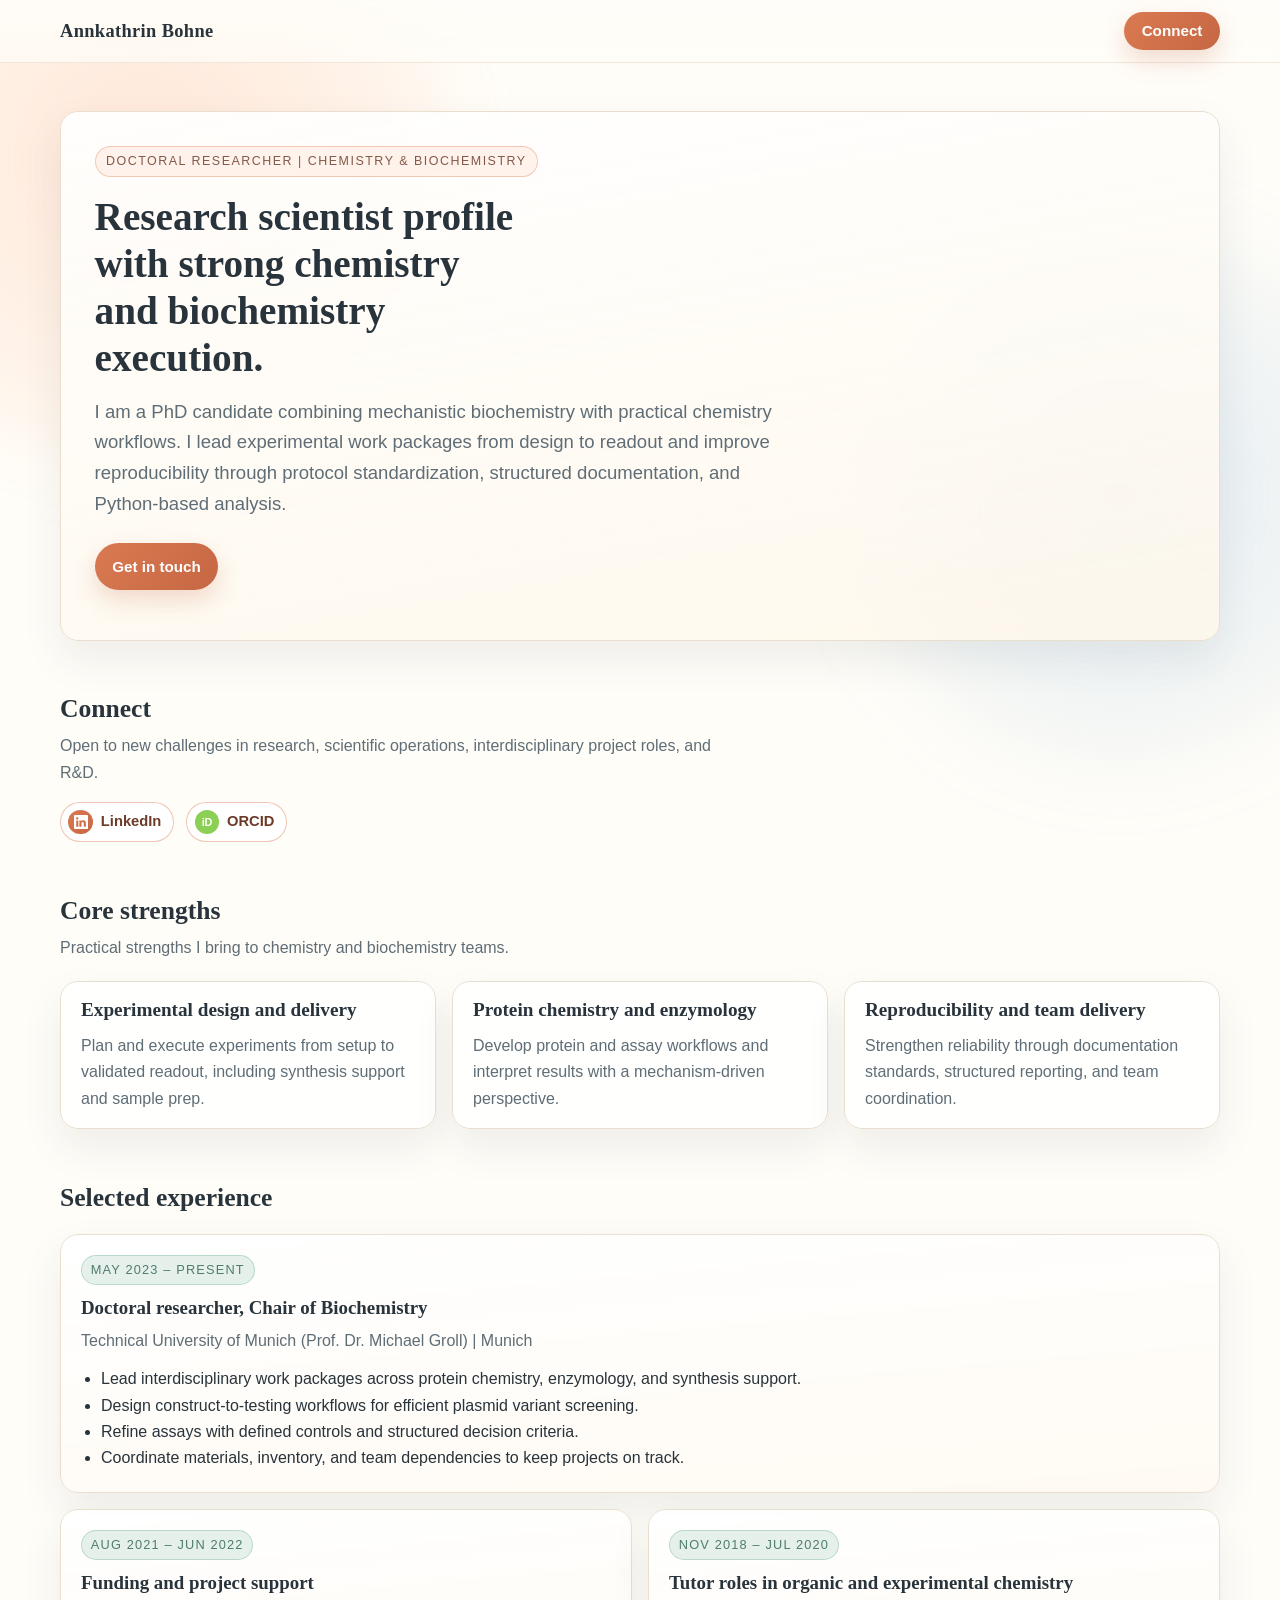
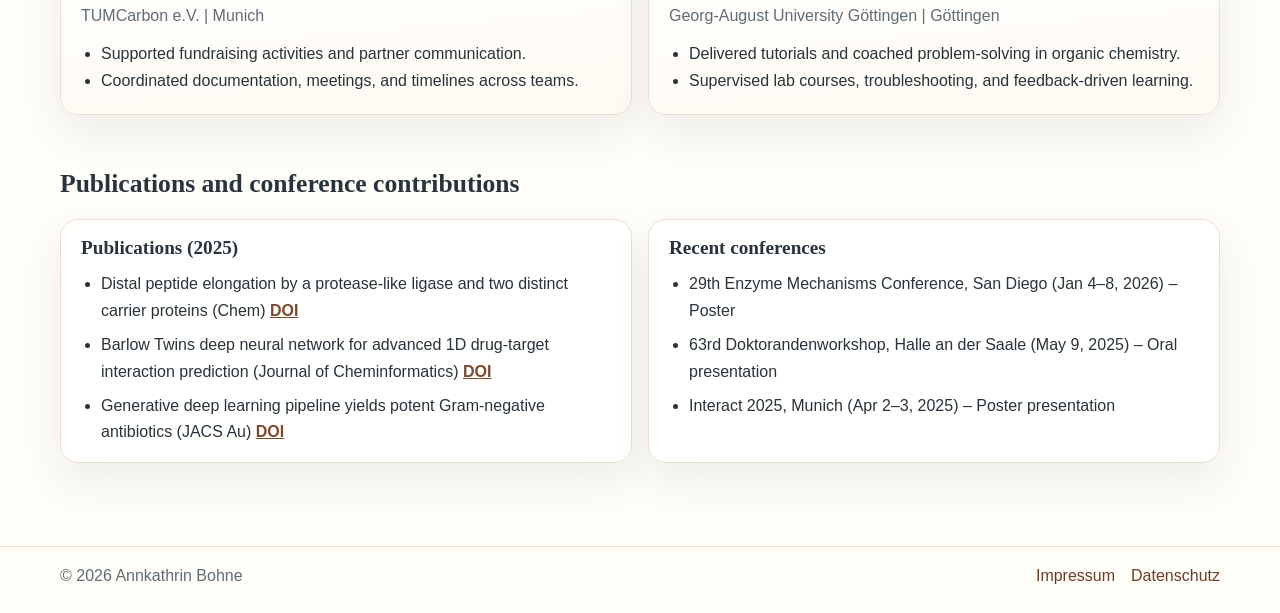
<file: index.html>
<!doctype html>
<html lang="en">
  <head>
    <meta charset="UTF-8" />
    <meta name="viewport" content="width=device-width, initial-scale=1.0" />
    <title>Annkathrin Bohne | Portfolio</title>
    <meta
      name="description"
      content="Portfolio of Annkathrin Bohne, a doctoral researcher in chemistry and biochemistry focused on research roles."
    />
    <link rel="stylesheet" href="styles.css" />
  </head>
  <body>
    <div class="bg-glow bg-glow-one" aria-hidden="true"></div>
    <div class="bg-glow bg-glow-two" aria-hidden="true"></div>

    <header class="site-header">
      <div class="container nav-wrap">
        <a class="brand" href="index.html">Annkathrin Bohne</a>
        <nav aria-label="Main navigation">
          <a class="btn btn-primary nav-cta" href="#connect">Connect</a>
        </nav>
      </div>
    </header>

    <main>
      <section class="hero container reveal">
        <p class="eyebrow">Doctoral Researcher | Chemistry &amp; Biochemistry</p>
        <h1>Research scientist profile with strong chemistry and biochemistry execution.</h1>
        <p class="lead">
          I am a PhD candidate combining mechanistic biochemistry with practical chemistry workflows. I lead
          experimental work packages from design to readout and improve reproducibility through protocol
          standardization, structured documentation, and Python-based analysis.
        </p>
        <div class="hero-actions">
          <a class="btn btn-primary" href="#connect">Get in touch</a>
        </div>
      </section>

      <section id="connect" class="container section contact reveal">
        <div class="section-head">
          <h2>Connect</h2>
          <p>
            Open to new challenges in research, scientific operations, interdisciplinary project roles, and R&amp;D.
          </p>
        </div>
        <div class="social-links social-links-lg" aria-label="Contact links">
          <a class="social-btn" href="https://www.linkedin.com/in/annkathrin-bohne/" target="_blank" rel="noopener noreferrer">
            <span class="social-icon" aria-hidden="true">
              <svg viewBox="0 0 16 16" role="img">
                <path
                  d="M0 1.146C0 .513.526 0 1.175 0h13.65C15.474 0 16 .513 16 1.146v13.708c0 .633-.526 1.146-1.175 1.146H1.175C.526 16 0 15.487 0 14.854zM4.943 13.394V6.169H2.542v7.225zM3.743 5.182c.837 0 1.358-.554 1.358-1.248-.015-.709-.521-1.248-1.343-1.248S2.4 3.225 2.4 3.934c0 .694.521 1.248 1.328 1.248m2.4 8.212h2.401V9.359c0-.216.016-.432.08-.586.176-.431.576-.878 1.248-.878.88 0 1.232.662 1.232 1.634v3.865h2.401V9.25c0-2.22-1.184-3.252-2.764-3.252-1.274 0-1.845.7-2.165 1.193v.025h-.016a5.54 5.54 0 0 1 .016-.025V6.169H6.143c.03.678 0 7.225 0 7.225"
                />
              </svg>
            </span>
            <span>LinkedIn</span>
          </a>
          <a class="social-btn" href="https://orcid.org/0009-0001-9557-663X" target="_blank" rel="noopener noreferrer">
            <span class="social-icon social-icon-orcid" aria-hidden="true">iD</span>
            <span>ORCID</span>
          </a>
        </div>
      </section>

      <section class="container section reveal">
        <div class="section-head">
          <h2>Core strengths</h2>
          <p>
            Practical strengths I bring to chemistry and biochemistry teams.
          </p>
        </div>
        <div class="card-grid card-grid-3">
          <article class="card">
            <h3>Experimental design and delivery</h3>
            <p>
              Plan and execute experiments from setup to validated readout, including synthesis support and sample prep.
            </p>
          </article>
          <article class="card">
            <h3>Protein chemistry and enzymology</h3>
            <p>
              Develop protein and assay workflows and interpret results with a mechanism-driven perspective.
            </p>
          </article>
          <article class="card">
            <h3>Reproducibility and team delivery</h3>
            <p>
              Strengthen reliability through documentation standards, structured reporting, and team coordination.
            </p>
          </article>
        </div>
      </section>

      <section class="container section reveal">
        <div class="section-head">
          <h2>Selected experience</h2>
        </div>
        <div class="timeline">
          <article class="timeline-item">
            <p class="timeline-date">May 2023 – Present</p>
            <h3>Doctoral researcher, Chair of Biochemistry</h3>
            <p class="timeline-meta">Technical University of Munich (Prof. Dr. Michael Groll) | Munich</p>
            <ul>
              <li>Lead interdisciplinary work packages across protein chemistry, enzymology, and synthesis support.</li>
              <li>Design construct-to-testing workflows for efficient plasmid variant screening.</li>
              <li>Refine assays with defined controls and structured decision criteria.</li>
              <li>Coordinate materials, inventory, and team dependencies to keep projects on track.</li>
            </ul>
          </article>
          <article class="timeline-item">
            <p class="timeline-date">Aug 2021 – Jun 2022</p>
            <h3>Funding and project support</h3>
            <p class="timeline-meta">TUMCarbon e.V. | Munich</p>
            <ul>
              <li>Supported fundraising activities and partner communication.</li>
              <li>Coordinated documentation, meetings, and timelines across teams.</li>
            </ul>
          </article>
          <article class="timeline-item">
            <p class="timeline-date">Nov 2018 – Jul 2020</p>
            <h3>Tutor roles in organic and experimental chemistry</h3>
            <p class="timeline-meta">Georg-August University Göttingen | Göttingen</p>
            <ul>
              <li>Delivered tutorials and coached problem-solving in organic chemistry.</li>
              <li>Supervised lab courses, troubleshooting, and feedback-driven learning.</li>
            </ul>
          </article>
        </div>
      </section>

      <section class="container section reveal">
        <div class="section-head">
          <h2>Publications and conference contributions</h2>
        </div>
        <div class="card-grid card-grid-2">
          <article class="card">
            <h3>Publications (2025)</h3>
            <ul class="compact-list">
              <li>
                Distal peptide elongation by a protease-like ligase and two distinct carrier proteins (Chem)
                <a href="https://doi.org/10.1016/j.chempr.2025.102740" target="_blank" rel="noopener noreferrer">DOI</a>
              </li>
              <li>
                Barlow Twins deep neural network for advanced 1D drug-target interaction prediction (Journal of
                Cheminformatics)
                <a href="https://doi.org/10.1186/s13321-025-00952-2" target="_blank" rel="noopener noreferrer">DOI</a>
              </li>
              <li>
                Generative deep learning pipeline yields potent Gram-negative antibiotics (JACS Au)
                <a href="https://doi.org/10.1021/jacsau.5c00602" target="_blank" rel="noopener noreferrer">DOI</a>
              </li>
            </ul>
          </article>
          <article class="card">
            <h3>Recent conferences</h3>
            <ul class="compact-list">
              <li>29th Enzyme Mechanisms Conference, San Diego (Jan 4–8, 2026) – Poster</li>
              <li>63rd Doktorandenworkshop, Halle an der Saale (May 9, 2025) – Oral presentation</li>
              <li>Interact 2025, Munich (Apr 2–3, 2025) – Poster presentation</li>
            </ul>
          </article>
        </div>
      </section>

    </main>

    <footer class="site-footer">
      <div class="container footer-wrap">
        <p>© <span id="year">2026</span> Annkathrin Bohne</p>
        <nav aria-label="Legal navigation">
          <a href="imprint.html">Impressum</a>
          <a href="privacy.html">Datenschutz</a>
        </nav>
      </div>
    </footer>
  </body>
</html>
</file>
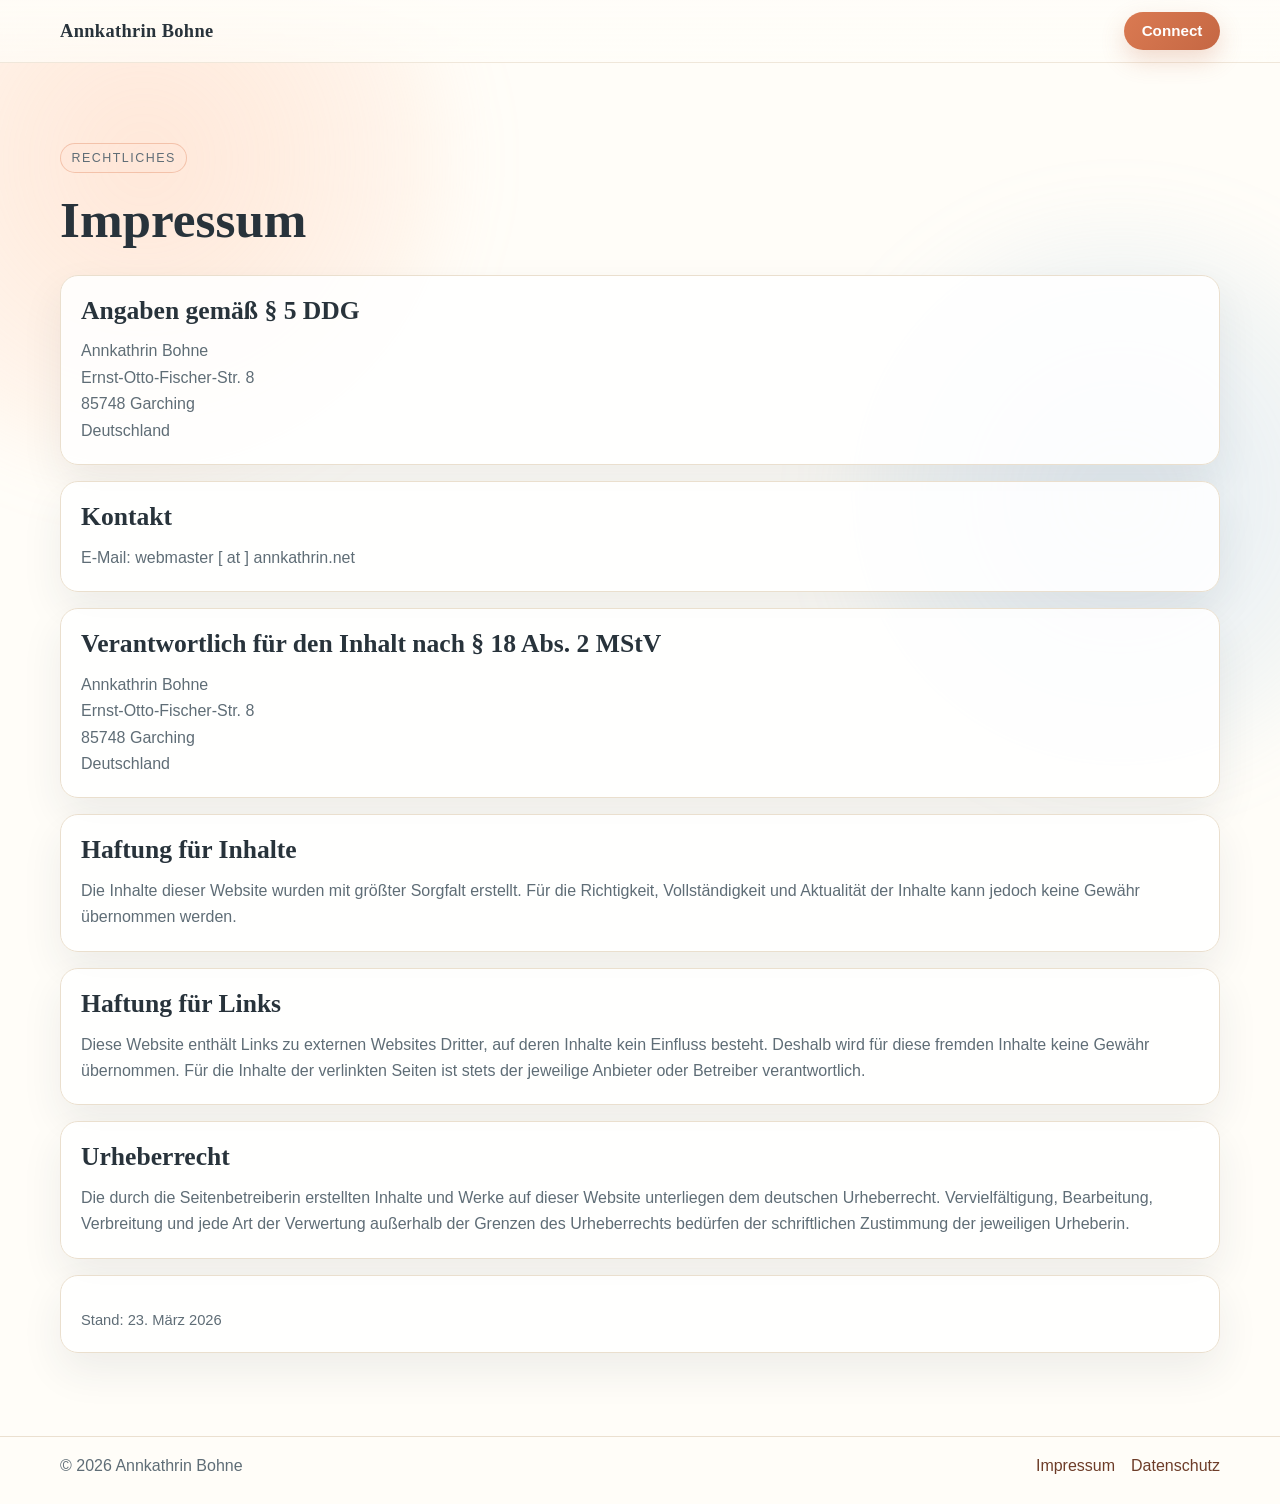
<file: imprint.html>
<!doctype html>
<html lang="de">
  <head>
    <meta charset="UTF-8" />
    <meta name="viewport" content="width=device-width, initial-scale=1.0" />
    <title>Impressum | Annkathrin Bohne</title>
    <meta name="description" content="Impressum der Website von Annkathrin Bohne." />
    <link rel="stylesheet" href="styles.css" />
  </head>
  <body>
    <div class="bg-glow bg-glow-one" aria-hidden="true"></div>
    <div class="bg-glow bg-glow-two" aria-hidden="true"></div>

    <header class="site-header">
      <div class="container nav-wrap">
        <a class="brand" href="index.html">Annkathrin Bohne</a>
        <nav aria-label="Hauptnavigation">
          <a class="btn btn-primary nav-cta" href="index.html#connect">Connect</a>
        </nav>
      </div>
    </header>

    <main class="container page reveal legal">
      <section class="page-intro">
        <p class="eyebrow">Rechtliches</p>
        <h1>Impressum</h1>
      </section>

      <section class="legal-section">
        <h2>Angaben gemäß § 5 DDG</h2>
        <p>
          Annkathrin Bohne<br />
          Ernst-Otto-Fischer-Str. 8<br />
          85748 Garching<br />
          Deutschland
        </p>
      </section>

      <section class="legal-section">
        <h2>Kontakt</h2>
        <p>
          E-Mail: webmaster [ at ] annkathrin.net
        </p>
      </section>

      <section class="legal-section">
        <h2>Verantwortlich für den Inhalt nach § 18 Abs. 2 MStV</h2>
        <p>
          Annkathrin Bohne<br />
          Ernst-Otto-Fischer-Str. 8<br />
          85748 Garching<br />
          Deutschland
        </p>
      </section>

      <section class="legal-section">
        <h2>Haftung für Inhalte</h2>
        <p>
          Die Inhalte dieser Website wurden mit größter Sorgfalt erstellt. Für die Richtigkeit, Vollständigkeit und
          Aktualität der Inhalte kann jedoch keine Gewähr übernommen werden.
        </p>
      </section>

      <section class="legal-section">
        <h2>Haftung für Links</h2>
        <p>
          Diese Website enthält Links zu externen Websites Dritter, auf deren Inhalte kein Einfluss besteht. Deshalb wird
          für diese fremden Inhalte keine Gewähr übernommen. Für die Inhalte der verlinkten Seiten ist stets der jeweilige
          Anbieter oder Betreiber verantwortlich.
        </p>
      </section>

      <section class="legal-section">
        <h2>Urheberrecht</h2>
        <p>
          Die durch die Seitenbetreiberin erstellten Inhalte und Werke auf dieser Website unterliegen dem deutschen
          Urheberrecht. Vervielfältigung, Bearbeitung, Verbreitung und jede Art der Verwertung außerhalb der Grenzen des
          Urheberrechts bedürfen der schriftlichen Zustimmung der jeweiligen Urheberin.
        </p>
      </section>

      <section class="legal-section">
        <p class="meta-note">Stand: 23. März 2026</p>
      </section>
    </main>

    <footer class="site-footer">
      <div class="container footer-wrap">
        <p>© <span id="year">2026</span> Annkathrin Bohne</p>
        <nav aria-label="Rechtliche Navigation">
          <a href="imprint.html">Impressum</a>
          <a href="privacy.html">Datenschutz</a>
        </nav>
      </div>
    </footer>
  </body>
</html>
</file>
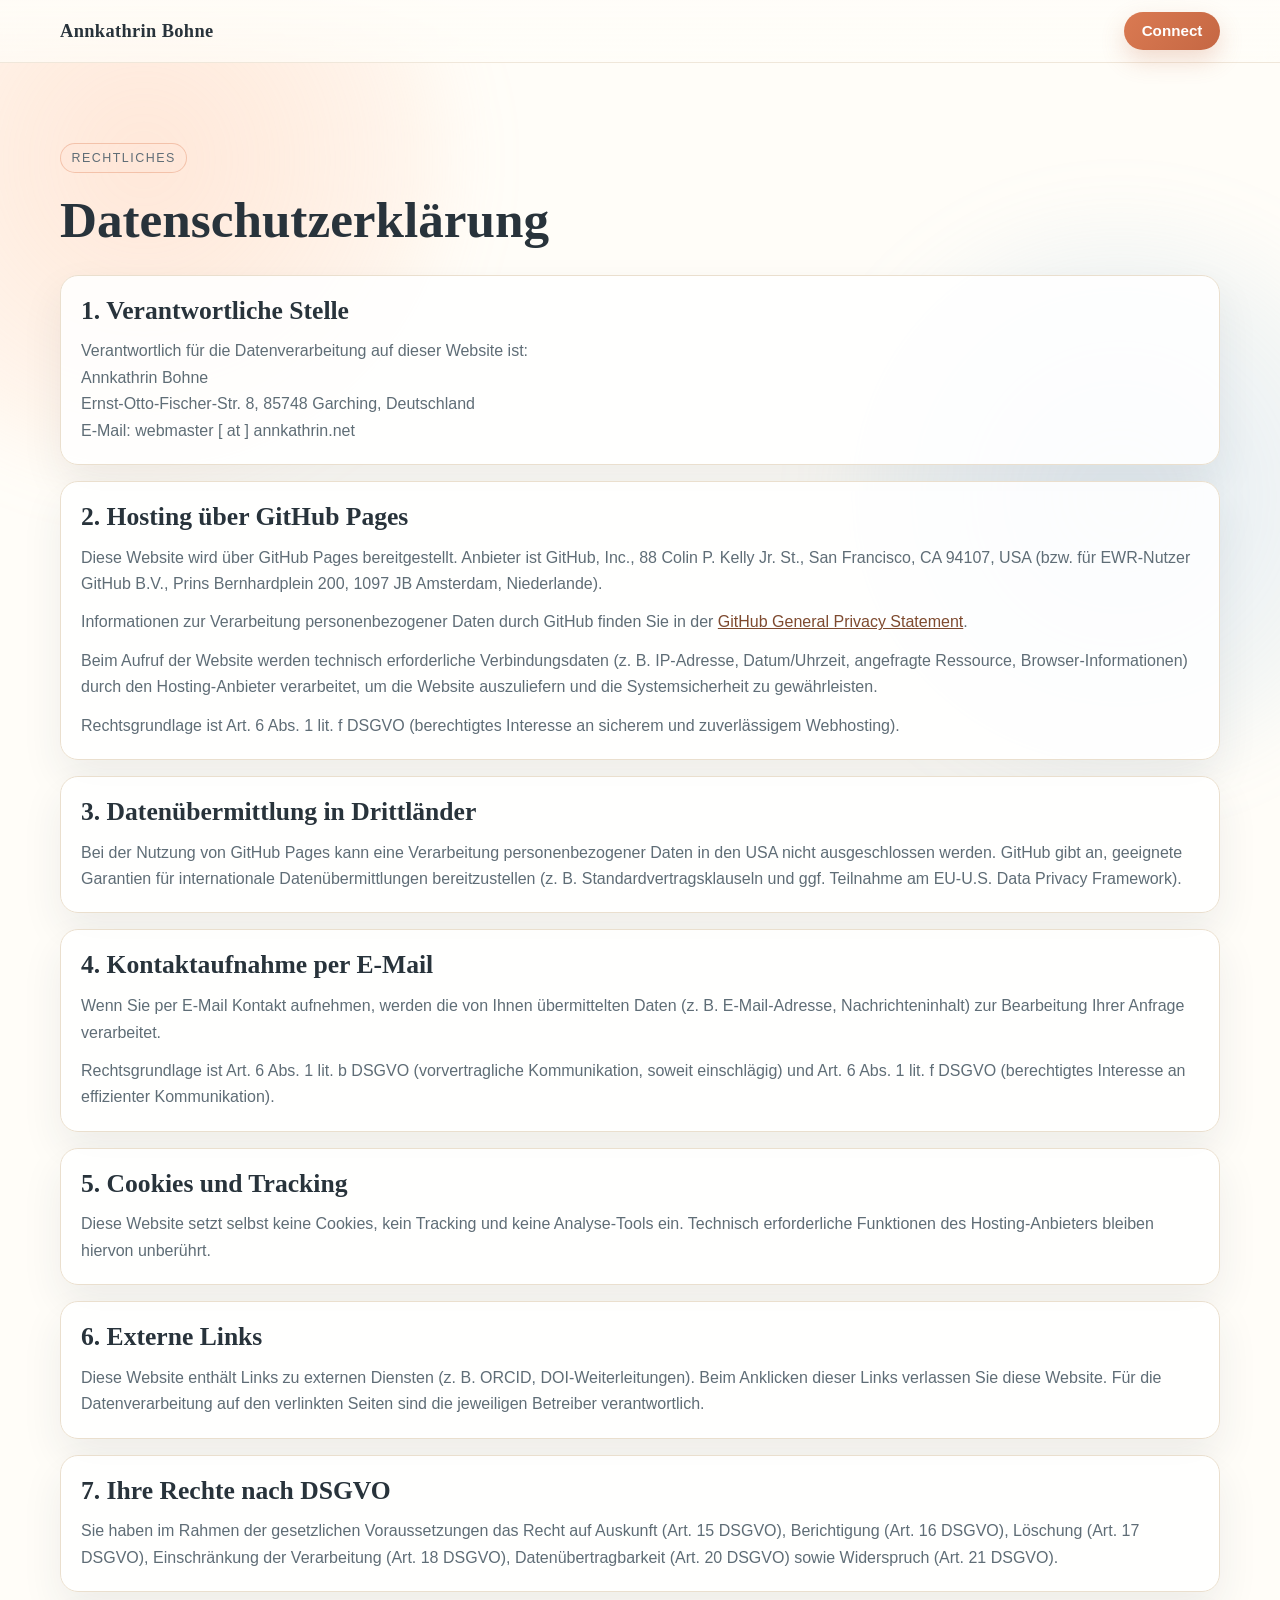
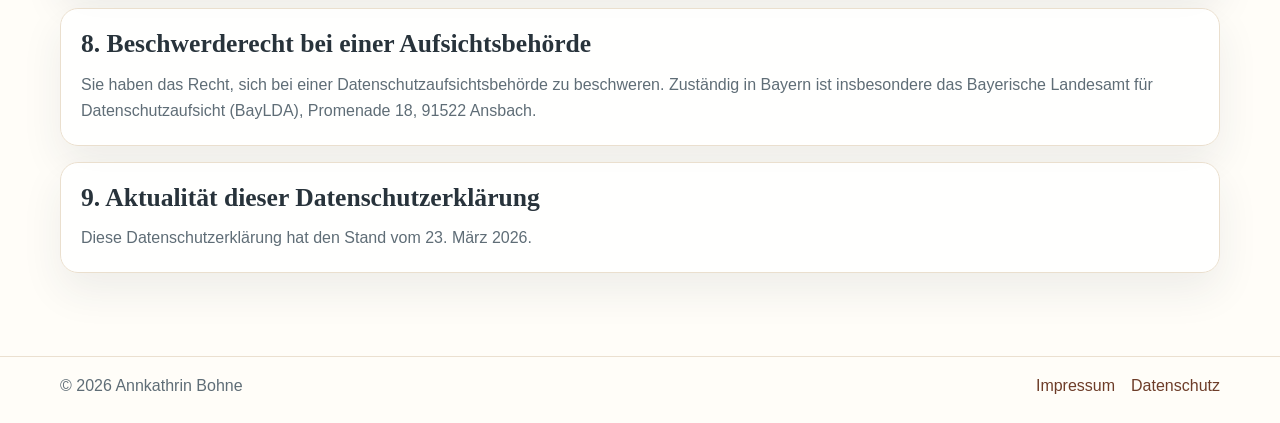
<file: privacy.html>
<!doctype html>
<html lang="de">
  <head>
    <meta charset="UTF-8" />
    <meta name="viewport" content="width=device-width, initial-scale=1.0" />
    <title>Datenschutz | Annkathrin Bohne</title>
    <meta name="description" content="Datenschutzerklärung der Website von Annkathrin Bohne." />
    <link rel="stylesheet" href="styles.css" />
  </head>
  <body>
    <div class="bg-glow bg-glow-one" aria-hidden="true"></div>
    <div class="bg-glow bg-glow-two" aria-hidden="true"></div>

    <header class="site-header">
      <div class="container nav-wrap">
        <a class="brand" href="index.html">Annkathrin Bohne</a>
        <nav aria-label="Hauptnavigation">
          <a class="btn btn-primary nav-cta" href="index.html#connect">Connect</a>
        </nav>
      </div>
    </header>

    <main class="container page reveal legal">
      <section class="page-intro">
        <p class="eyebrow">Rechtliches</p>
        <h1>Datenschutzerklärung</h1>
      </section>

      <section class="legal-section">
        <h2>1. Verantwortliche Stelle</h2>
        <p>
          Verantwortlich für die Datenverarbeitung auf dieser Website ist:<br />
          Annkathrin Bohne<br />
          Ernst-Otto-Fischer-Str. 8, 85748 Garching, Deutschland<br />
          E-Mail: webmaster [ at ] annkathrin.net
        </p>
      </section>

      <section class="legal-section">
        <h2>2. Hosting über GitHub Pages</h2>
        <p>
          Diese Website wird über GitHub Pages bereitgestellt. Anbieter ist GitHub, Inc., 88 Colin P. Kelly Jr. St., San
          Francisco, CA 94107, USA (bzw. für EWR-Nutzer GitHub B.V., Prins Bernhardplein 200, 1097 JB Amsterdam,
          Niederlande).
        </p>
        <p>
          Informationen zur Verarbeitung personenbezogener Daten durch GitHub finden Sie in der
          <a href="https://docs.github.com/en/site-policy/privacy-policies/github-general-privacy-statement" target="_blank" rel="noopener noreferrer">GitHub General Privacy Statement</a>.
        </p>
        <p>
          Beim Aufruf der Website werden technisch erforderliche Verbindungsdaten (z. B. IP-Adresse, Datum/Uhrzeit,
          angefragte Ressource, Browser-Informationen) durch den Hosting-Anbieter verarbeitet, um die Website auszuliefern
          und die Systemsicherheit zu gewährleisten.
        </p>
        <p>
          Rechtsgrundlage ist Art. 6 Abs. 1 lit. f DSGVO (berechtigtes Interesse an sicherem und zuverlässigem
          Webhosting).
        </p>
      </section>

      <section class="legal-section">
        <h2>3. Datenübermittlung in Drittländer</h2>
        <p>
          Bei der Nutzung von GitHub Pages kann eine Verarbeitung personenbezogener Daten in den USA nicht ausgeschlossen
          werden. GitHub gibt an, geeignete Garantien für internationale Datenübermittlungen bereitzustellen (z. B.
          Standardvertragsklauseln und ggf. Teilnahme am EU-U.S. Data Privacy Framework).
        </p>
      </section>

      <section class="legal-section">
        <h2>4. Kontaktaufnahme per E-Mail</h2>
        <p>
          Wenn Sie per E-Mail Kontakt aufnehmen, werden die von Ihnen übermittelten Daten (z. B. E-Mail-Adresse,
          Nachrichteninhalt) zur Bearbeitung Ihrer Anfrage verarbeitet.
        </p>
        <p>
          Rechtsgrundlage ist Art. 6 Abs. 1 lit. b DSGVO (vorvertragliche Kommunikation, soweit einschlägig) und
          Art. 6 Abs. 1 lit. f DSGVO (berechtigtes Interesse an effizienter Kommunikation).
        </p>
      </section>

      <section class="legal-section">
        <h2>5. Cookies und Tracking</h2>
        <p>
          Diese Website setzt selbst keine Cookies, kein Tracking und keine Analyse-Tools ein. Technisch erforderliche
          Funktionen des Hosting-Anbieters bleiben hiervon unberührt.
        </p>
      </section>

      <section class="legal-section">
        <h2>6. Externe Links</h2>
        <p>
          Diese Website enthält Links zu externen Diensten (z. B. ORCID, DOI-Weiterleitungen). Beim Anklicken dieser
          Links verlassen Sie diese Website. Für die Datenverarbeitung auf den verlinkten Seiten sind die jeweiligen
          Betreiber verantwortlich.
        </p>
      </section>

      <section class="legal-section">
        <h2>7. Ihre Rechte nach DSGVO</h2>
        <p>
          Sie haben im Rahmen der gesetzlichen Voraussetzungen das Recht auf Auskunft (Art. 15 DSGVO), Berichtigung
          (Art. 16 DSGVO), Löschung (Art. 17 DSGVO), Einschränkung der Verarbeitung (Art. 18 DSGVO), Datenübertragbarkeit
          (Art. 20 DSGVO) sowie Widerspruch (Art. 21 DSGVO).
        </p>
      </section>

      <section class="legal-section">
        <h2>8. Beschwerderecht bei einer Aufsichtsbehörde</h2>
        <p>
          Sie haben das Recht, sich bei einer Datenschutzaufsichtsbehörde zu beschweren. Zuständig in Bayern ist
          insbesondere das Bayerische Landesamt für Datenschutzaufsicht (BayLDA), Promenade 18, 91522 Ansbach.
        </p>
      </section>

      <section class="legal-section">
        <h2>9. Aktualität dieser Datenschutzerklärung</h2>
        <p>
          Diese Datenschutzerklärung hat den Stand vom 23. März 2026.
        </p>
      </section>
    </main>

    <footer class="site-footer">
      <div class="container footer-wrap">
        <p>© <span id="year">2026</span> Annkathrin Bohne</p>
        <nav aria-label="Rechtliche Navigation">
          <a href="imprint.html">Impressum</a>
          <a href="privacy.html">Datenschutz</a>
        </nav>
      </div>
    </footer>
  </body>
</html>
</file>
<file: styles.css>
:root {
  --bg: #fffdf8;
  --bg-soft: #fff7ea;
  --surface: rgba(255, 255, 255, 0.86);
  --surface-strong: #ffffff;
  --line: #eadfce;
  --ink: #28333b;
  --muted: #5f6d76;
  --accent: #de7f57;
  --accent-soft: #ffe5d7;
  --accent-two: #69ab93;
  --accent-three: #87a9d8;
  --shadow: 0 18px 42px rgba(40, 51, 59, 0.08);
  --radius-surface: 18px;
  --radius-pill: 999px;
  --space-2xs: 0.3rem;
  --space-xs: 0.5rem;
  --space-sm: 0.75rem;
  --space-md: 1rem;
  --space-lg: 1.25rem;
  --space-xl: 1.5rem;
  --space-2xl: 2rem;
  --anchor-offset: 6.3rem;
}

* {
  box-sizing: border-box;
}

html {
  -webkit-text-size-adjust: 100%;
  text-size-adjust: 100%;
  scroll-behavior: smooth;
  scroll-padding-top: var(--anchor-offset);
}

body {
  margin: 0;
  color: var(--ink);
  background: var(--bg);
  font-family: "Avenir Next", "Nunito Sans", "Trebuchet MS", "Segoe UI", sans-serif;
  line-height: 1.65;
  position: relative;
  min-height: 100vh;
  overflow-x: hidden;
}

.bg-glow {
  position: fixed;
  pointer-events: none;
  z-index: -1;
  border-radius: var(--radius-pill);
  filter: blur(38px);
}

.bg-glow-one {
  width: min(38rem, 75vw);
  height: min(38rem, 75vw);
  top: -9rem;
  left: -10rem;
  background: radial-gradient(circle at center, rgba(255, 189, 152, 0.34), rgba(255, 189, 152, 0));
}

.bg-glow-two {
  width: min(34rem, 68vw);
  height: min(34rem, 68vw);
  right: -7rem;
  top: 25vh;
  background: radial-gradient(circle at center, rgba(136, 182, 222, 0.24), rgba(136, 182, 222, 0));
}

.container {
  width: min(1160px, calc(100% - 2.6rem));
  margin: 0 auto;
}

.site-header {
  position: sticky;
  top: 0;
  backdrop-filter: blur(10px);
  background: linear-gradient(to bottom, rgba(255, 253, 248, 0.92), rgba(255, 253, 248, 0.72));
  border-bottom: 1px solid rgba(234, 223, 206, 0.7);
  z-index: 20;
}

.nav-wrap {
  display: flex;
  align-items: center;
  justify-content: space-between;
  gap: var(--space-md);
  padding: var(--space-sm) 0;
}

.brand {
  text-decoration: none;
  color: var(--ink);
  font-size: 1.15rem;
  font-family: "Fraunces", "Iowan Old Style", "Palatino Linotype", "Book Antiqua", serif;
  font-weight: 600;
  letter-spacing: 0.02em;
}

.nav-cta {
  padding: var(--space-xs) var(--space-md);
  font-size: 0.9rem;
  line-height: 1.1;
  box-shadow: none;
}

main {
  padding-bottom: clamp(2.4rem, 4vw, 4rem);
}

.page {
  padding-top: clamp(2.6rem, 5.5vw, 4.2rem);
}

.hero {
  margin-top: clamp(1.8rem, 4.2vw, 3rem);
  padding: clamp(1.3rem, 2.8vw, 2.1rem);
  border: 1px solid var(--line);
  border-radius: var(--radius-surface);
  background: linear-gradient(170deg, rgba(255, 255, 255, 0.92), rgba(255, 247, 234, 0.82));
  box-shadow: var(--shadow);
}

.hero h1 {
  font-size: clamp(1.7rem, 3.1vw, 2.45rem);
  max-width: 22ch;
}

.eyebrow {
  display: inline-block;
  margin: 0;
  font-size: 0.78rem;
  letter-spacing: 0.12em;
  text-transform: uppercase;
  color: #835948;
  padding: 0.25rem 0.65rem;
  border: 1px solid rgba(222, 127, 87, 0.36);
  border-radius: var(--radius-pill);
  background: rgba(255, 229, 215, 0.46);
}

h1,
h2,
h3 {
  font-family: "Fraunces", "Iowan Old Style", "Palatino Linotype", "Book Antiqua", serif;
  line-height: 1.2;
}

h1 {
  margin: var(--space-md) 0 0;
  font-size: clamp(2rem, 4vw, 3.2rem);
  max-width: 19ch;
}

.lead {
  margin: var(--space-md) 0 0;
  font-size: clamp(1.02rem, 1.6vw, 1.16rem);
  color: var(--muted);
  max-width: 68ch;
}

.hero-actions {
  display: flex;
  gap: var(--space-sm);
  margin: var(--space-xl) 0 var(--space-md);
  flex-wrap: wrap;
}

.social-links {
  margin: var(--space-sm) 0 0;
  display: flex;
  gap: var(--space-sm);
  flex-wrap: wrap;
}

.social-links-lg {
  margin-top: var(--space-md);
  display: flex;
  flex-wrap: wrap;
  gap: var(--space-sm);
  width: auto;
}

.social-btn {
  text-decoration: none;
  color: #6d3c28;
  border: 1px solid rgba(222, 127, 87, 0.45);
  background: rgba(255, 255, 255, 0.92);
  border-radius: var(--radius-pill);
  padding: 0.48rem 0.82rem 0.48rem 0.5rem;
  font-weight: 600;
  display: inline-flex;
  align-items: center;
  gap: 0.48rem;
  transition: transform 180ms ease, border-color 180ms ease, box-shadow 180ms ease;
}

.social-links-lg .social-btn {
  width: auto;
  justify-content: flex-start;
  padding: 0.42rem 0.74rem 0.42rem 0.46rem;
  font-size: 0.92rem;
  line-height: 1.2;
}

.social-btn:hover,
.social-btn:focus-visible {
  transform: translateY(-1px);
  border-color: rgba(135, 169, 216, 0.7);
  box-shadow: 0 10px 22px rgba(40, 51, 59, 0.12);
  outline: none;
}

.social-icon {
  width: 1.55rem;
  height: 1.55rem;
  border-radius: var(--radius-pill);
  display: inline-flex;
  align-items: center;
  justify-content: center;
  color: #ffffff;
  background: linear-gradient(140deg, #da7a52, #c56743);
  flex-shrink: 0;
}

.social-icon svg {
  width: 0.88rem;
  height: 0.88rem;
  fill: currentColor;
}

.social-icon-orcid {
  background: #8bcf55;
  font-family: "Avenir Next", "Nunito Sans", "Trebuchet MS", "Segoe UI", sans-serif;
  font-size: 0.68rem;
  letter-spacing: -0.02em;
  font-weight: 700;
}

.btn {
  text-decoration: none;
  border-radius: var(--radius-pill);
  padding: 0.68rem 1.1rem;
  font-weight: 600;
  font-size: 0.95rem;
  display: inline-flex;
  align-items: center;
  justify-content: center;
  transition: transform 180ms ease, box-shadow 180ms ease, border-color 180ms ease;
}

.btn:hover,
.btn:focus-visible {
  transform: translateY(-1px);
  outline: none;
}

.btn-primary {
  color: #fff;
  background: linear-gradient(130deg, #da7a52, #c56743);
  box-shadow: 0 10px 24px rgba(197, 103, 67, 0.24);
}

.btn-ghost {
  color: #87462c;
  border: 1px solid rgba(222, 127, 87, 0.45);
  background: rgba(255, 255, 255, 0.9);
}

.quick-facts {
  margin: var(--space-lg) 0 0;
  padding: 0;
  list-style: none;
  display: grid;
  gap: var(--space-xs);
}

.quick-facts li {
  background: var(--surface);
  border: 1px solid var(--line);
  border-radius: var(--radius-surface);
  padding: var(--space-sm) var(--space-md);
  width: fit-content;
  max-width: 100%;
}

.quick-facts a {
  color: #7e4a2f;
  font-weight: 600;
}

.section {
  margin-top: clamp(2.2rem, 4.2vw, 3.4rem);
}

.section-head h2,
.cv-section h2,
.legal-section h2 {
  margin: 0;
  font-size: clamp(1.45rem, 2vw, 1.95rem);
}

.section-head p {
  color: var(--muted);
  margin: var(--space-xs) 0 0;
  max-width: 74ch;
}

.card-grid {
  margin-top: var(--space-lg);
  display: grid;
  gap: var(--space-md);
}

.card-grid-3 {
  grid-template-columns: repeat(auto-fit, minmax(240px, 1fr));
}

.card-grid-2 {
  grid-template-columns: repeat(auto-fit, minmax(280px, 1fr));
}

.card {
  border: 1px solid var(--line);
  background: var(--surface);
  border-radius: var(--radius-surface);
  padding: var(--space-md) var(--space-lg);
  box-shadow: var(--shadow);
}

.card h3 {
  margin: 0;
  font-size: 1.2rem;
}

.card p {
  margin: var(--space-sm) 0 0;
  color: var(--muted);
}

.timeline {
  margin-top: var(--space-lg);
  display: grid;
  gap: var(--space-md);
}

.timeline-item {
  border: 1px solid var(--line);
  background: linear-gradient(175deg, rgba(255, 255, 255, 0.88), rgba(255, 250, 242, 0.9));
  border-radius: var(--radius-surface);
  padding: var(--space-lg);
  box-shadow: var(--shadow);
}

.timeline-date {
  margin: 0;
  display: inline-block;
  font-size: 0.8rem;
  text-transform: uppercase;
  letter-spacing: 0.09em;
  color: #4f7d6e;
  background: rgba(105, 171, 147, 0.17);
  border: 1px solid rgba(105, 171, 147, 0.36);
  border-radius: var(--radius-pill);
  padding: 0.23rem 0.55rem;
}

.timeline-item h3 {
  margin: var(--space-sm) 0 0;
  font-size: 1.18rem;
}

.timeline-meta {
  margin: var(--space-xs) 0 0;
  color: var(--muted);
}

.timeline-item ul,
.cv-entry ul,
.compact-list {
  margin: var(--space-sm) 0 0;
  padding-left: var(--space-lg);
}

.compact-list li + li {
  margin-top: var(--space-xs);
}

.compact-list a {
  color: #7e4a2f;
  font-weight: 600;
}

.contact-grid {
  margin-top: var(--space-md);
  display: grid;
  grid-template-columns: repeat(auto-fit, minmax(210px, 1fr));
  gap: var(--space-md);
}

.contact-card {
  text-decoration: none;
  color: inherit;
  border: 1px solid var(--line);
  border-radius: var(--radius-surface);
  background: linear-gradient(150deg, rgba(255, 255, 255, 0.9), rgba(236, 244, 253, 0.65));
  padding: var(--space-lg);
  transition: transform 180ms ease, border-color 180ms ease, box-shadow 180ms ease;
  box-shadow: var(--shadow);
}

.contact-card:hover,
.contact-card:focus-visible {
  transform: translateY(-2px);
  border-color: rgba(135, 169, 216, 0.7);
  outline: none;
}

.contact-card h3 {
  margin: 0;
}

.contact-card p {
  margin: var(--space-xs) 0 0;
  color: var(--muted);
}

.page-intro {
  margin-bottom: var(--space-xl);
}

.cv-section,
.legal-section {
  margin-top: var(--space-md);
  border: 1px solid var(--line);
  border-radius: var(--radius-surface);
  background: var(--surface);
  padding: var(--space-lg);
  box-shadow: var(--shadow);
}

.cv-entry + .cv-entry {
  border-top: 1px solid rgba(234, 223, 206, 0.8);
  margin-top: var(--space-sm);
  padding-top: var(--space-sm);
}

.cv-head {
  display: flex;
  flex-wrap: wrap;
  gap: var(--space-xs) var(--space-md);
  align-items: baseline;
  justify-content: space-between;
}

.cv-head h3 {
  margin: 0;
  font-size: 1.13rem;
  flex: 1 1 20rem;
}

.cv-head p {
  margin: 0;
  color: var(--muted);
}

.legal p,
.cv-section p {
  margin: var(--space-sm) 0 0;
  color: var(--muted);
}

.legal a {
  color: #7e4a2f;
}

.meta-note {
  margin-top: 0;
  font-size: 0.92rem;
}

.site-footer {
  border-top: 1px solid rgba(234, 223, 206, 0.95);
  margin-top: var(--space-2xl);
}

.footer-wrap {
  padding: var(--space-md) 0 var(--space-xl);
  display: flex;
  justify-content: space-between;
  gap: var(--space-sm);
  flex-wrap: wrap;
}

.footer-wrap p {
  margin: 0;
  color: var(--muted);
}

.footer-wrap nav {
  display: flex;
  gap: var(--space-md);
}

.footer-wrap nav a {
  color: #6d3c28;
  text-decoration: none;
}

.footer-wrap nav a:hover,
.footer-wrap nav a:focus-visible {
  text-decoration: underline;
  outline: none;
}

.reveal {
  animation: rise 700ms ease both;
}

.card,
.timeline-item,
.contact-card,
.cv-section,
.legal-section {
  animation: rise 700ms ease both;
}

.card-grid .card:nth-child(2),
.timeline .timeline-item:nth-child(2),
.contact-grid .contact-card:nth-child(2) {
  animation-delay: 90ms;
}

.card-grid .card:nth-child(3),
.timeline .timeline-item:nth-child(3),
.contact-grid .contact-card:nth-child(3) {
  animation-delay: 180ms;
}

@keyframes rise {
  from {
    opacity: 0;
    transform: translateY(12px);
  }

  to {
    opacity: 1;
    transform: translateY(0);
  }
}

@media (min-width: 980px) {
  .timeline {
    grid-template-columns: repeat(2, minmax(0, 1fr));
  }

  .timeline-item:first-child {
    grid-column: 1 / -1;
  }
}

@media (max-width: 840px) {
  :root {
    --anchor-offset: 6.6rem;
  }

  .page {
    padding-top: 2.5rem;
  }

  .container {
    width: min(1160px, calc(100% - 1.5rem));
  }

  .nav-wrap {
    align-items: center;
    flex-direction: row;
    gap: var(--space-sm);
  }

  .brand {
    font-size: 1.04rem;
  }

  .nav-cta {
    padding: var(--space-xs) var(--space-sm);
    font-size: 0.86rem;
  }

  .hero {
    margin-top: var(--space-lg);
    padding: var(--space-lg) var(--space-md);
  }

  .card-grid-3,
  .card-grid-2 {
    grid-template-columns: 1fr;
  }
}

@media (max-width: 640px) {
  .site-footer .footer-wrap {
    flex-direction: column;
    align-items: flex-start;
  }
}

@media (max-width: 520px) {
  h1 {
    font-size: clamp(1.75rem, 8vw, 2.28rem);
    max-width: 100%;
  }

  .btn {
    width: 100%;
  }

  .nav-cta {
    width: auto;
  }

  .hero-actions {
    width: 100%;
  }

  .social-btn {
    width: auto;
    justify-content: flex-start;
  }

  .section-head h2,
  .cv-section h2,
  .legal-section h2 {
    font-size: 1.42rem;
  }

  .timeline-item,
  .cv-section,
  .legal-section {
    padding: var(--space-md);
  }

  .quick-facts li {
    width: 100%;
  }
}

@media (prefers-reduced-motion: reduce) {
  *,
  *::before,
  *::after {
    animation-duration: 1ms !important;
    animation-iteration-count: 1 !important;
    transition-duration: 1ms !important;
    scroll-behavior: auto !important;
  }
}
</file>
